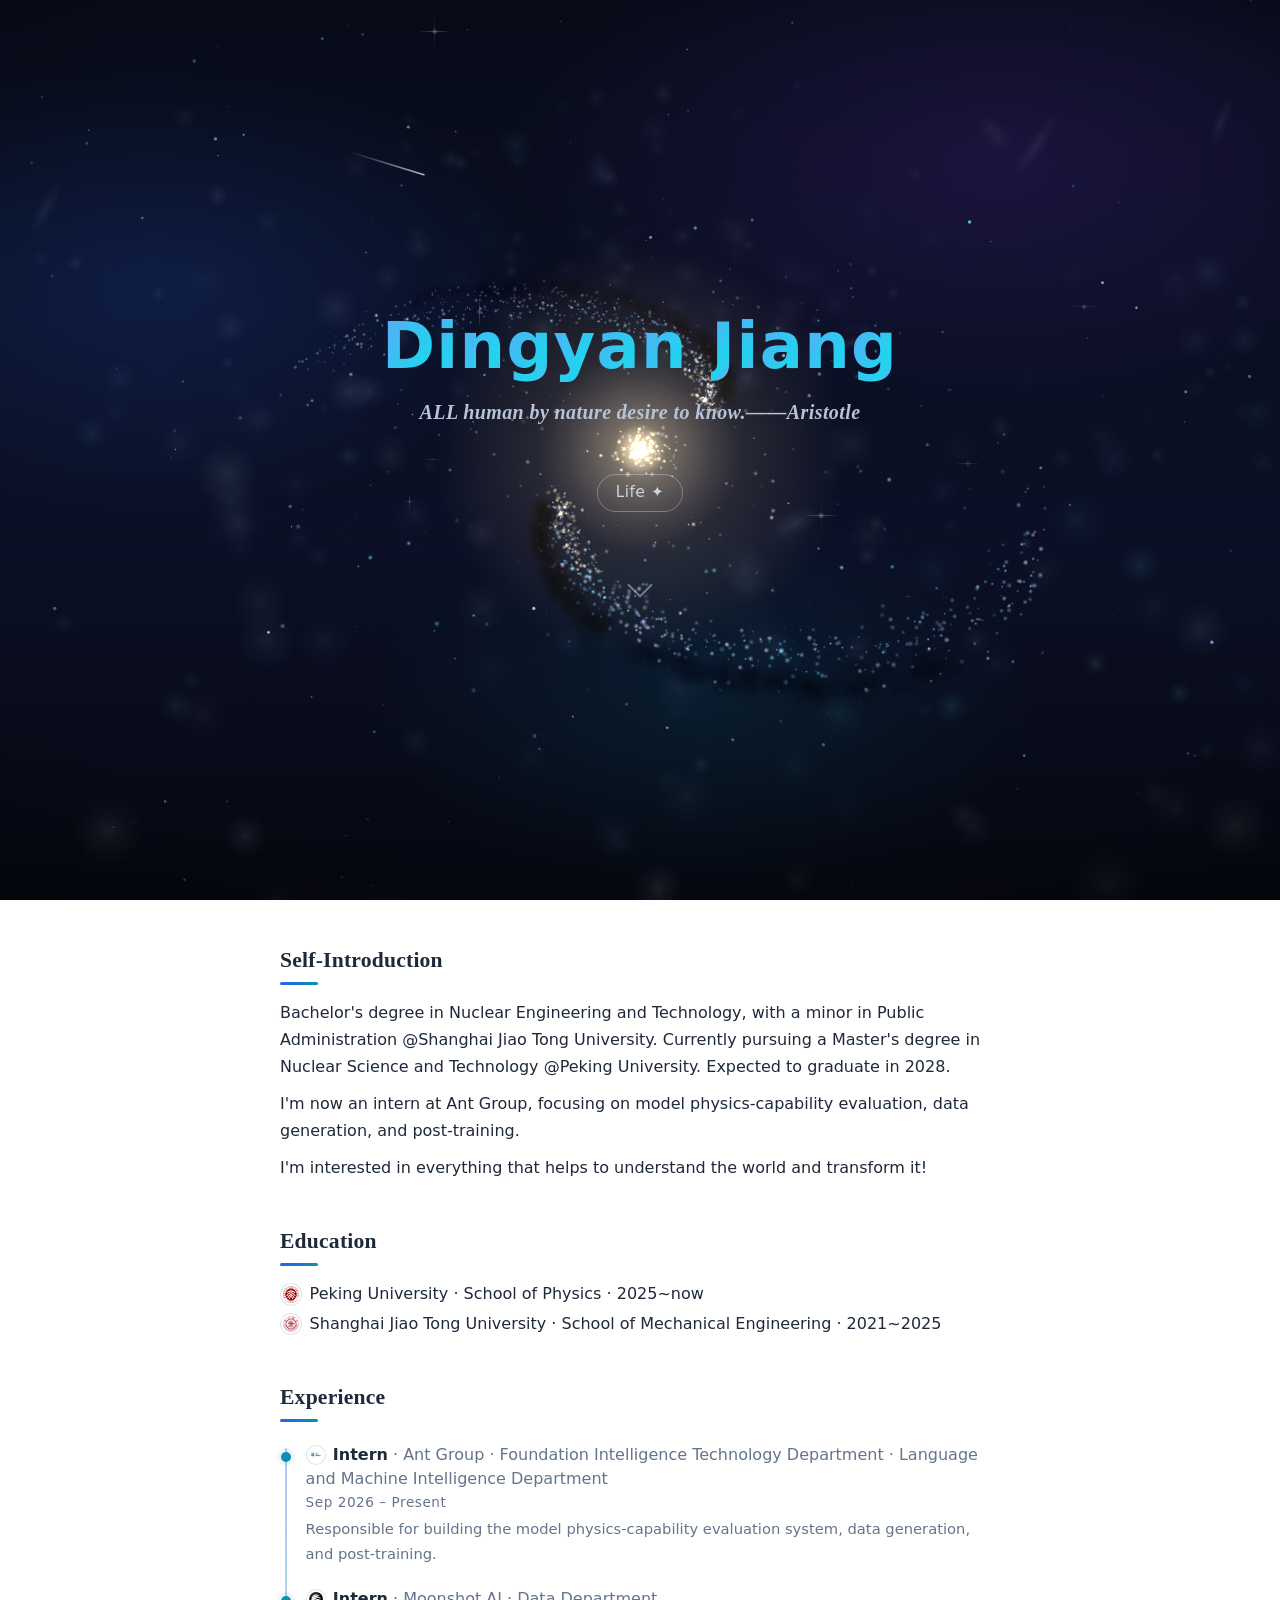
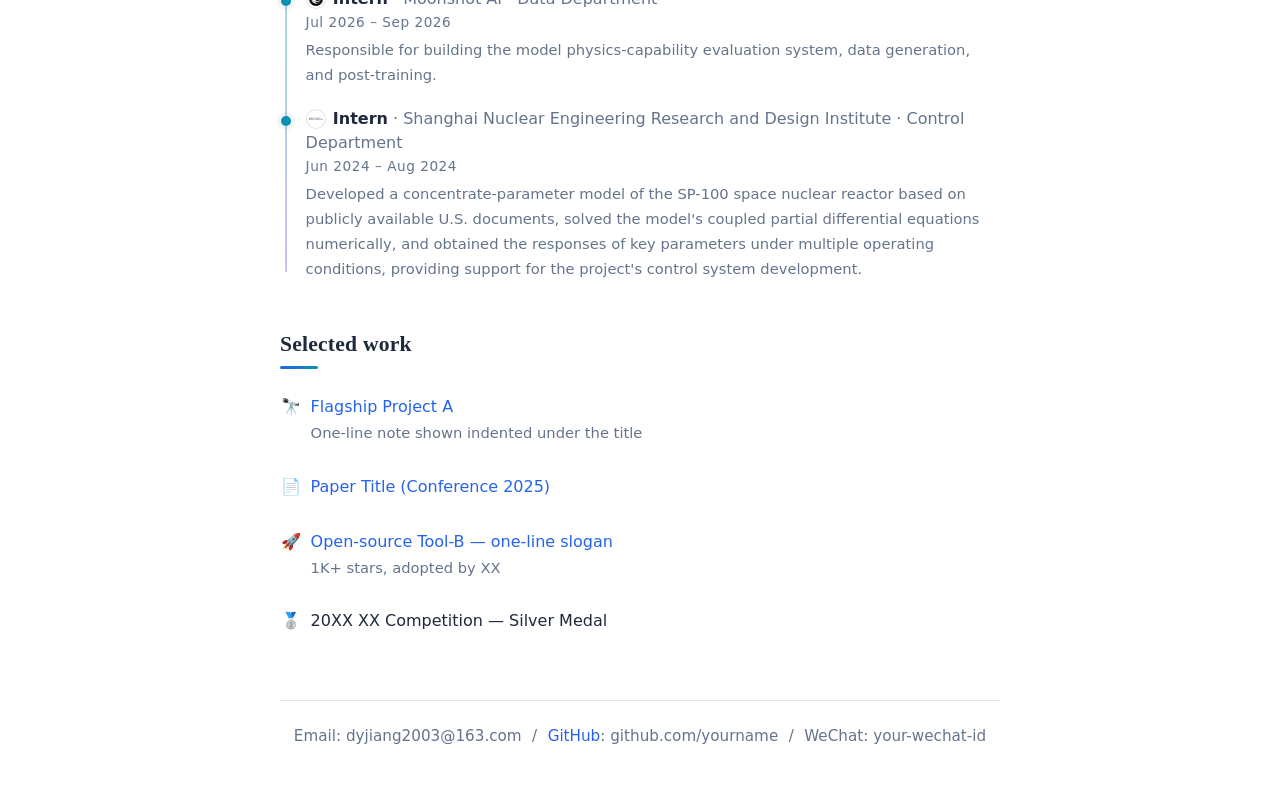
<file: index.html>
<!DOCTYPE html>
<html lang="en">
<head>
  <meta charset="UTF-8">
  <meta name="viewport" content="width=device-width, initial-scale=1.0">
  <meta name="description" content="Dingyan Jiang's personal homepage — nuclear science and technology, model physics-capability evaluation, and selected work.">
  <meta name="theme-color" content="#070b18">
  <title>Dingyan Jiang</title>
  <link rel="icon" href="favicon.svg" type="image/svg+xml">
  <link rel="stylesheet" href="style.css">
</head>
<body>
  <main id="app" class="container">
    <!-- 页面内容由 render.js 根据 content.js 自动生成，这里不用改 -->
    <noscript>This page requires JavaScript to display properly.</noscript>
  </main>
  <script src="content.js"></script>
  <script src="render.js"></script>
</body>
</html>
</file>
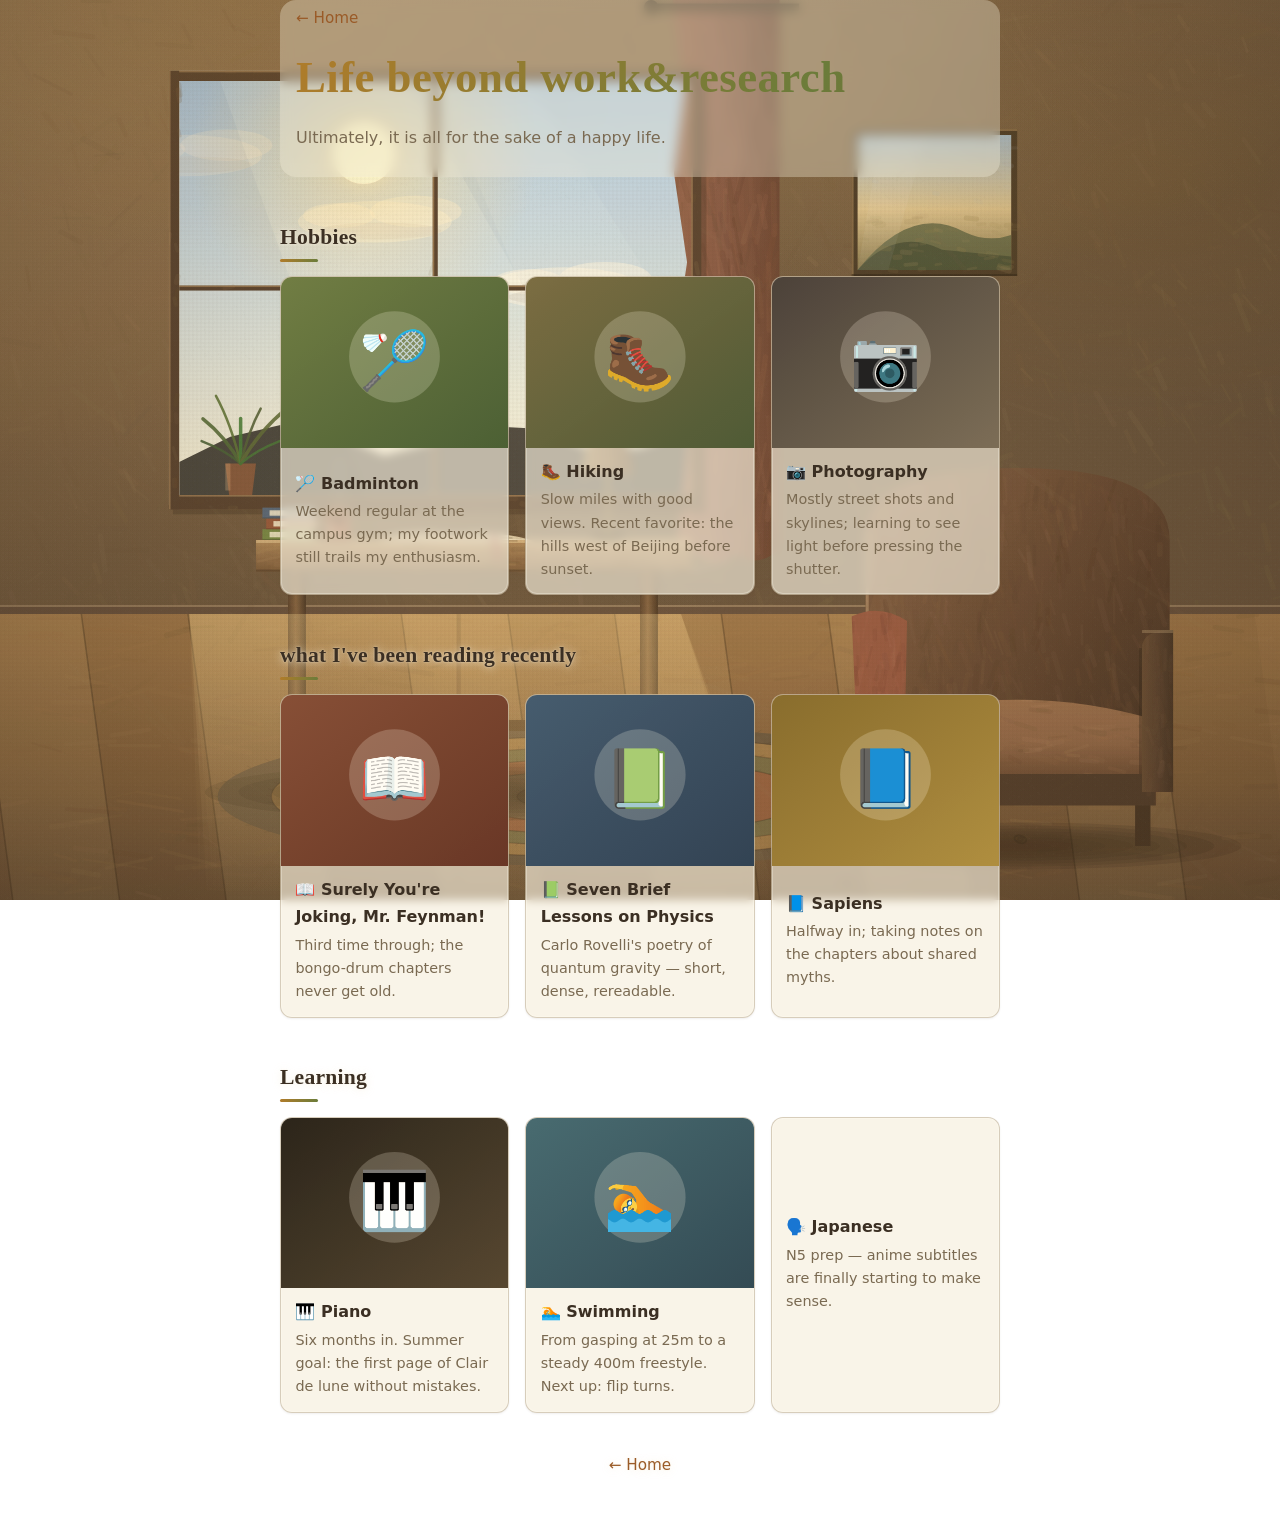
<file: life.html>
<!DOCTYPE html>
<html lang="en" class="life-page">
<head>
  <meta charset="UTF-8">
  <meta name="viewport" content="width=device-width, initial-scale=1.0">
  <meta name="description" content="Life beyond work and research — hobbies, reading, and learning.">
  <meta name="theme-color" content="#f6efdc">
  <title>Life · Dingyan Jiang</title>
  <link rel="icon" href="favicon.svg" type="image/svg+xml">
  <link rel="stylesheet" href="style.css">
</head>
<body>
  <main id="life-app" class="container">
    <!-- 页面内容由 life-render.js 根据 life-content.js 自动生成，这里不用改 -->
    <noscript>This page requires JavaScript to display properly.</noscript>
  </main>
  <script src="life-content.js"></script>
  <script src="life-render.js"></script>
</body>
</html>
</file>
<file: style.css>
/* 样式表：控制网页长什么样（颜色、动效、字号、间距）。
 * 想改文字内容请去 content.js，这个文件只管外观。
 * 视觉风格参考物理主题官网：对角渐变背景 + 流光标题 + 玻璃质感。 */

/* —— 浅色配色（默认，即「开灯」）—— */
:root {
  /* 字体搭配：正文用无衬线系统字体，区块标题/引言用衬线体，形成层次对比 */
  --font-sans: system-ui, -apple-system, "Segoe UI", Roboto,
    "PingFang SC", "Hiragino Sans GB", "Microsoft YaHei", sans-serif;
  --font-serif: Georgia, "Times New Roman", "Songti SC", "SimSun", serif;
  --bg-start: #ffffff;
  --bg-end: #e2e8f0;
  --glow: rgba(37, 99, 235, 0.08);
  --text: #1e293b;
  --muted: #64748b;
  --link: #2563eb;
  --link-hover: #1d4ed8;
  --card: rgba(30, 41, 59, 0.05);
  --border: rgba(30, 41, 59, 0.12);
  --g1: #2563eb;
  --g2: #0891b2;
  --g3: #7c3aed;
}

/* —— 深色配色（即「关灯」）——
   两处触发：系统深色模式（且用户没有手动开过灯）；
   或用户手动关灯后 <html data-theme="dark">（见 render.js 的开关灯按钮）。
   两处变量保持一致即可。 */
@media (prefers-color-scheme: dark) {
  :root:not([data-theme="light"]) {
    --bg-start: #1e293b;
    --bg-end: #000000;
    --glow: rgba(96, 165, 250, 0.10);
    --text: #e2e8f0;
    --muted: #94a3b8;
    --link: #60a5fa;
    --link-hover: #93c5fd;
    --card: rgba(148, 163, 184, 0.08);
    --border: rgba(148, 163, 184, 0.16);
    --g1: #60a5fa;
    --g2: #22d3ee;
    --g3: #a78bfa;
  }
}

:root[data-theme="dark"] {
  --bg-start: #1e293b;
  --bg-end: #000000;
  --glow: rgba(96, 165, 250, 0.10);
  --text: #e2e8f0;
  --muted: #94a3b8;
  --link: #60a5fa;
  --link-hover: #93c5fd;
  --card: rgba(148, 163, 184, 0.08);
  --border: rgba(148, 163, 184, 0.16);
  --g1: #60a5fa;
  --g2: #22d3ee;
  --g3: #a78bfa;
}

html {
  /* 对角渐变铺满全屏，滚动时固定不动（这是详情页的背景） */
  background: linear-gradient(135deg, var(--bg-start), var(--bg-end)) fixed;
}

body {
  margin: 0;
  min-height: 100vh;
  color: var(--text);
  font-family: var(--font-sans);
  font-size: 16px;
  line-height: 1.7;
}

/* 顶部淡蓝光晕，增加层次 */
body::before {
  content: "";
  position: fixed;
  inset: 0;
  z-index: 0;
  pointer-events: none;
  background:
    radial-gradient(60vw 40vh at 20% 0%, var(--glow), transparent 70%),
    radial-gradient(50vw 40vh at 90% 20%, var(--glow), transparent 70%);
}

/* 涟漪画布：固定在最底层（详情页背景的一部分） */
#bg-canvas {
  position: fixed;
  inset: 0;
  z-index: 0;
  pointer-events: none;
}

/* ========== 第一页深空背景层 ==========
   盖住涟漪层和浅色渐变，滚动过临界点后由 render.js 淡出。
   星云配色与详情页涟漪同为蓝/青/紫，保证两页风格呼应。 */
#space-layer {
  position: fixed;
  inset: 0;
  z-index: 2;
  pointer-events: none;
  background:
    radial-gradient(55vw 40vh at 78% 18%, rgba(124, 58, 237, 0.16), transparent 70%),
    radial-gradient(45vw 36vh at 12% 32%, rgba(37, 99, 235, 0.18), transparent 70%),
    radial-gradient(38vw 30vh at 55% 78%, rgba(8, 145, 178, 0.12), transparent 70%),
    linear-gradient(180deg, #070b18 0%, #0b1026 60%, #05070f 100%);
}

/* 四周暗角，让视线聚焦中央的名字 */
#space-layer::after {
  content: "";
  position: absolute;
  inset: 0;
  background: radial-gradient(120% 90% at 50% 45%, transparent 55%, rgba(0, 0, 0, 0.45) 100%);
}

/* 星空画布：铺满深空层（星星由 render.js 绘制） */
#space-canvas {
  display: block;
  width: 100%;
  height: 100%;
}

/* 减弱动态：静态星空，整层不再固定，随第一页自然滚走 */
#space-layer.static {
  position: absolute;
  height: 100vh;
}

/* ========== 开关灯按钮（只在详情页出现，见下方 body.page-2）========== */
.theme-toggle {
  position: fixed;
  top: 1.1rem;
  right: 1.1rem;
  z-index: 10;
  width: 2.4rem;
  height: 2.4rem;
  padding: 0;
  border-radius: 50%;
  border: 1px solid var(--border);
  background: var(--card);
  backdrop-filter: blur(6px);
  -webkit-backdrop-filter: blur(6px);
  font-size: 1.1rem;
  line-height: 1;
  cursor: pointer;
  opacity: 0;
  pointer-events: none;
  transition:
    opacity 0.4s ease,
    transform 0.2s ease,
    border-color 0.2s ease;
}

body.page-2 .theme-toggle {
  opacity: 1;
  pointer-events: auto;
}

.theme-toggle:hover {
  transform: translateY(-2px);
  border-color: var(--link);
}

/* 键盘聚焦时给出清晰的焦点框（无障碍） */
.theme-toggle:focus-visible {
  outline: 2px solid var(--link);
  outline-offset: 2px;
}

/* 选中文字的颜色：呼应蓝/青/紫主色，深浅色下都可读 */
::selection {
  background: rgba(96, 165, 250, 0.35);
  color: inherit;
}

/* 窄栏居中，内容浮在各背景层之上 */
.container {
  position: relative;
  z-index: 3;
  max-width: 720px;
  margin: 0 auto;
  padding: 0 1.5rem 3rem;
}

/* ========== 首页大字区（Hero）========== */
.hero {
  min-height: 100vh;
  display: flex;
  flex-direction: column;
  justify-content: center;
  align-items: center;
  text-align: center;
  will-change: transform, opacity; /* 换页视差用的 transform/opacity，见 render.js */
  cursor: grab; /* 第一页的星系可以拖拽转视角（见 render.js 的拖拽逻辑） */
  user-select: none; /* 拖拽时不误选名字/引言文字 */
  -webkit-user-select: none;
  /* 第一页始终是夜空：名字流光直接用深色模式的亮色系，保证对比度 */
  --g1: #60a5fa;
  --g2: #22d3ee;
  --g3: #a78bfa;
}

/* 拖拽星系过程中的抓手光标（render.js 在 body 上切换这个类） */
body.galaxy-dragging,
body.galaxy-dragging .hero {
  cursor: grabbing;
}

/* 姓名：渐变底色（静态/减弱动态时直接生效） */
.name {
  font-size: clamp(2.3rem, 7vw, 4rem);
  font-weight: 800;
  letter-spacing: 0.02em;
  line-height: 1.25;
  margin: 0 0 1rem;
  background-image: linear-gradient(
    120deg, var(--g1), var(--g2) 35%, var(--g3) 65%, var(--g1)
  );
  background-size: 220% auto;
  -webkit-background-clip: text;
  background-clip: text;
  color: transparent;
  -webkit-text-fill-color: transparent;
  animation: shine 7s linear infinite;
}

@keyframes shine {
  to { background-position: 220% center; }
}

/* 逐字升起 + 每字自带流光渐变（渐变要落在每个字上：
   父级 background-clip:text 叠子元素动画会丢字） */
.char {
  display: inline-block;
  opacity: 0;
  transform: translateY(0.45em);
  background-image: linear-gradient(
    120deg, var(--g1), var(--g2) 35%, var(--g3) 65%, var(--g1)
  );
  background-size: 300% auto;
  -webkit-background-clip: text;
  background-clip: text;
  color: transparent;
  -webkit-text-fill-color: transparent;
  animation:
    char-rise 0.55s cubic-bezier(0.22, 0.61, 0.36, 1) forwards,
    char-shine 6s linear infinite;
}

@keyframes char-rise {
  to { opacity: 1; transform: none; }
}

@keyframes char-shine {
  to { background-position: 300% center; }
}

/* 引言：名字正下方的名言（斜体衬线、稍粗；夜里用浅灰蓝，不跟随开关灯） */
.quote {
  margin: -0.4rem 0 1.2rem;
  font-family: var(--font-serif);
  font-style: italic;
  font-weight: 600;
  color: #b6c3d9;
  font-size: clamp(1rem, 2.8vw, 1.25rem);
  letter-spacing: 0.02em;
}

/* Education 区块：每条单独一行 */
.edu-line {
  display: block;
}

.edu-line + .edu-line {
  margin-top: 0.15rem;
}

/* 校徽/公司 logo 小圆牌：
   白底+细边框，保证透明校徽在深色模式下也看得清 */
.logo-chip {
  height: 1.4em;
  width: 1.4em;
  object-fit: contain;
  vertical-align: -0.38em;
  margin-right: 0.45em;
  padding: 2px;
  box-sizing: border-box;
  border-radius: 50%;
  background: rgba(255, 255, 255, 0.95);
  border: 1px solid var(--border);
}

/* 时间轴里标题旁的 logo 略小一点 */
.tl-logo {
  height: 1.25em;
  width: 1.25em;
  vertical-align: -0.3em;
}

/* 向下滚动提示箭头（同样只在第一页夜空上出现，用固定的浅色） */
.scroll-hint {
  margin-top: 4rem;
  width: 16px;
  height: 16px;
  border-right: 2px solid rgba(226, 232, 240, 0.75);
  border-bottom: 2px solid rgba(226, 232, 240, 0.75);
  transform: rotate(45deg);
  opacity: 0.6;
  animation: hint-bounce 1.8s ease-in-out infinite;
}

@keyframes hint-bounce {
  0%, 100% { transform: rotate(45deg) translate(0, 0); }
  50% { transform: rotate(45deg) translate(7px, 7px); }
}

/* ========== 正文区块 ========== */

/* 区块小标题：衬线体与正文形成对比，左侧渐变竖条 + 下划短线 */
h2 {
  position: relative;
  font-family: var(--font-serif);
  font-size: 1.35rem;
  font-weight: 700;
  letter-spacing: 0.01em;
  margin: 2.6rem 0 0.9rem;
  padding-bottom: 0.4rem;
}

h2::after {
  content: "";
  position: absolute;
  left: 0;
  bottom: 0;
  width: 2.4rem;
  height: 3px;
  border-radius: 2px;
  background: linear-gradient(90deg, var(--g1), var(--g2));
}

p {
  margin: 0.6rem 0;
}

/* 滚动显现 */
.reveal {
  opacity: 0;
  transform: translateY(26px);
  transition:
    opacity 0.7s ease,
    transform 0.7s cubic-bezier(0.22, 0.61, 0.36, 1);
}

.reveal.in {
  opacity: 1;
  transform: none;
}

/* Selected work 列表：玻璃卡片感 + 悬浮高亮 */
.works {
  list-style: none;
  margin: 0;
  padding: 0;
}

.works li {
  display: flex;
  gap: 0.6rem;
  margin: 0.5rem -0.8rem;
  padding: 0.55rem 0.8rem;
  border-radius: 10px;
  border: 1px solid transparent;
  transition:
    background-color 0.25s ease,
    border-color 0.25s ease,
    transform 0.25s ease;
}

.works li:hover {
  background: var(--card);
  border-color: var(--border);
  transform: translateX(5px);
}

.work-emoji {
  flex-shrink: 0;
}

.work-body {
  min-width: 0;
  display: flex;
  flex-direction: column;
}

/* 作品标题比正文稍醒目 */
.work-title {
  font-weight: 500;
}

.work-desc {
  color: var(--muted);
  font-size: 0.92rem;
}

/* Experience 实习/科研经历：竖排时间轴（渐变细线 + 圆点节点） */
.timeline {
  list-style: none;
  margin: 0;
  padding: 0 0 0 1.6rem;
  position: relative;
}

/* 竖线 */
.timeline::before {
  content: "";
  position: absolute;
  left: 5px;
  top: 0.75em;
  bottom: 0.75em;
  width: 2px;
  border-radius: 2px;
  background: linear-gradient(180deg, var(--g1), var(--g2), var(--g3));
  opacity: 0.35;
}

.timeline li {
  position: relative;
  padding: 0.4rem 0 0.9rem;
}

.timeline li:last-child {
  padding-bottom: 0.2rem;
}

/* 节点圆点 */
.timeline li::before {
  content: "";
  position: absolute;
  left: -1.6rem;
  top: 0.95em;
  width: 10px;
  height: 10px;
  margin-left: 1px;
  border-radius: 50%;
  background: var(--g2);
  box-shadow: 0 0 0 4px var(--card);
}

.tl-body {
  display: flex;
  flex-direction: column;
}

.tl-head {
  line-height: 1.5;
}

.tl-title {
  font-weight: 600;
}

.tl-org {
  color: var(--muted);
}

.tl-time {
  color: var(--muted);
  font-size: 0.85rem;
  letter-spacing: 0.04em;
  /* 数字等宽，多条时间上下对齐更整齐 */
  font-variant-numeric: tabular-nums;
}

.tl-desc {
  color: var(--muted);
  font-size: 0.92rem;
  margin-top: 0.15rem;
}

/* 链接：下划线生长动画 */
a {
  color: var(--link);
  text-decoration: none;
  background-image: linear-gradient(var(--link), var(--link));
  background-repeat: no-repeat;
  background-position: 0 100%;
  background-size: 0% 1px;
  transition: background-size 0.3s ease, color 0.3s ease;
}

a:hover {
  color: var(--link-hover);
  background-size: 100% 1px;
}

a:focus-visible {
  outline: 2px solid var(--link);
  outline-offset: 2px;
  border-radius: 2px;
}

/* 底部联系方式 */
.contacts {
  margin-top: 3.5rem;
  padding: 1.4rem 0 0.5rem;
  border-top: 1px solid var(--border);
  color: var(--muted);
  font-size: 0.95rem;
  text-align: center;
}

.sep {
  margin: 0 0.35rem;
}

/* 手机窄屏适配 */
@media (max-width: 480px) {
  .container {
    padding: 0 1.2rem 2rem;
  }

  .works li {
    margin: 0.5rem -0.5rem;
    padding: 0.5rem;
  }
}

/* 系统开启「减弱动态效果」时：关闭所有动画，内容直接可见 */
@media (prefers-reduced-motion: reduce) {
  *,
  *::before,
  *::after {
    animation: none !important;
    transition: none !important;
  }

  .char,
  .reveal {
    opacity: 1;
    transform: none;
  }

  .name {
    animation: none !important;
  }
}

/* ========== 首页 hero 里的生活页入口按钮（第一页夜空上用固定浅色）========== */
.life-link {
  margin-top: 1.6rem;
  padding: 0.32rem 1.1rem;
  border: 1px solid rgba(226, 232, 240, 0.35);
  border-radius: 999px;
  font-size: 0.95rem;
  letter-spacing: 0.04em;
  /* 不用普通链接的下划线生长效果 */
  background-image: none;
  color: #cbd5e1;
  transition:
    border-color 0.25s ease,
    color 0.25s ease,
    transform 0.25s ease;
}

.life-link:hover {
  background-image: none;
  color: #ffffff;
  border-color: rgba(226, 232, 240, 0.8);
  transform: translateY(-2px);
}

/* ========== 生活页（life.html）========== */

/* 页面顶部留出呼吸空间 */
.life-hero {
  padding-top: 2.4rem;
}

.life-nav {
  margin: 0 0 0.4rem;
  font-size: 0.95rem;
}

/* 页面底部的返回链接：居中，和最后一个板块拉开距离 */
.life-foot {
  margin: 2.5rem 0 0;
  text-align: center;
}

/* 返回首页的链接朴素一点，不带下划线生长动画 */
.life-nav a,
.life-nav a:hover {
  background-image: none;
}

/* 页面大标题：衬线 + 流光渐变（复用首页的 shine 动画），比首页名字小一号 */
.life-title {
  font-family: var(--font-serif);
  font-size: clamp(1.9rem, 5.5vw, 2.8rem);
  font-weight: 700;
  letter-spacing: 0.01em;
  margin: 0.2rem 0 0.5rem;
  background-image: linear-gradient(
    120deg, var(--g1), var(--g2) 35%, var(--g3) 65%, var(--g1)
  );
  background-size: 220% auto;
  -webkit-background-clip: text;
  background-clip: text;
  color: transparent;
  -webkit-text-fill-color: transparent;
  animation: shine 9s linear infinite;
}

.life-intro {
  color: var(--muted);
  max-width: 34em;
}

/* 卡片网格：宽屏多列、窄屏自动单列 */
.life-grid {
  display: grid;
  grid-template-columns: repeat(auto-fill, minmax(210px, 1fr));
  gap: 1rem;
  margin: 0.4rem 0 0.8rem;
}

/* 卡片：玻璃质感（延续作品列表的观感），悬浮微微上浮 */
.life-card {
  overflow: hidden;
  display: flex;
  flex-direction: column;
  border-radius: 12px;
  background: var(--card);
  border: 1px solid var(--border);
  transition:
    transform 0.25s ease,
    border-color 0.25s ease;
}

.life-card:hover {
  transform: translateY(-4px);
  border-color: var(--link);
}

/* 卡片顶部照片：4:3 裁切铺满 */
.life-photo {
  display: block;
  width: 100%;
  aspect-ratio: 4 / 3;
  object-fit: cover;
}

.life-card-body {
  flex: 1; /* 同一行卡片等高时，纯文字卡片的内容垂直居中，不留大空白 */
  display: flex;
  flex-direction: column;
  justify-content: center;
  gap: 0.2rem;
  padding: 0.65rem 0.9rem 0.85rem;
}

.life-card-title {
  font-weight: 600;
}

.life-card-desc {
  color: var(--muted);
  font-size: 0.9rem;
  line-height: 1.6;
}

/* ========== 生活页配色：N.C. Wyeth 插画风（暖调油画 / 旧书页）==========
   只覆盖配色变量和质感，布局完全不动。
   亮色＝羊皮纸上的赭石/橄榄/熟褐；暗色＝他夜景画里的深褐烛光。 */
html.life-page {
  --bg-start: #f6efdc;
  --bg-end: #e9dcc0;
  --glow: rgba(176, 124, 42, 0.10);
  --text: #3b2f23;
  --muted: #7a6a52;
  --link: #9a5b28;
  --link-hover: #7c461d;
  --card: rgba(120, 90, 40, 0.06);
  --border: rgba(90, 65, 30, 0.22);
  --g1: #b07c2a;
  --g2: #6b7c3a;
  --g3: #8c4a2f;
}

/* 画纸纤维质感 + 暖色光晕（替换掉默认的冷色光晕）；
   z-index 提到 1：压过场景画布（z 0），让颗粒布纹罩在画面上，更像油画 */
html.life-page body::before {
  z-index: 1;
  background:
    radial-gradient(60vw 40vh at 20% 0%, var(--glow), transparent 70%),
    radial-gradient(50vw 40vh at 90% 20%, var(--glow), transparent 70%),
    repeating-linear-gradient(0deg, rgba(90, 65, 30, 0.02) 0 2px, transparent 2px 4px),
    repeating-linear-gradient(90deg, rgba(90, 65, 30, 0.02) 0 2px, transparent 2px 4px);
}

/* 深色（两处的值保持一致：系统深色 / 手动关灯） */
@media (prefers-color-scheme: dark) {
  html.life-page:not([data-theme="light"]) {
    --bg-start: #241c12;
    --bg-end: #14100a;
    --glow: rgba(217, 164, 91, 0.10);
    --text: #ede0c8;
    --muted: #b09d7f;
    --link: #d9a45b;
    --link-hover: #ecc07e;
    --card: rgba(237, 214, 170, 0.07);
    --border: rgba(237, 214, 170, 0.18);
    --g1: #d9a45b;
    --g2: #9aa356;
    --g3: #c97b4a;
  }
}

html.life-page[data-theme="dark"] {
  --bg-start: #241c12;
  --bg-end: #14100a;
  --glow: rgba(217, 164, 91, 0.10);
  --text: #ede0c8;
  --muted: #b09d7f;
  --link: #d9a45b;
  --link-hover: #ecc07e;
  --card: rgba(237, 214, 170, 0.07);
  --border: rgba(237, 214, 170, 0.18);
  --g1: #d9a45b;
  --g2: #9aa356;
  --g3: #c97b4a;
}

/* 照片统一罩一层极淡的旧画暖调，接近老插画的印刷感 */
html.life-page .life-photo {
  filter: sepia(0.14) saturate(0.95);
}

/* 卡片：在玻璃底上再加一层旧纸边缘的细腻描线；
   底色加深 + 背后磨砂 blur，保证文字压在动态场景上仍清晰可读 */
html.life-page .life-card {
  background: rgba(246, 239, 220, 0.66);
  backdrop-filter: blur(5px);
  -webkit-backdrop-filter: blur(5px);
  box-shadow:
    inset 0 0 0 1px rgba(255, 252, 240, 0.3),
    0 1px 2px rgba(59, 47, 35, 0.08);
}

/* 页头也蒙一层半透明的旧纸薄板，标题/开场白不再被窗口天空干扰 */
html.life-page .life-hero {
  background: rgba(246, 239, 220, 0.34);
  backdrop-filter: blur(6px);
  -webkit-backdrop-filter: blur(6px);
  border-radius: 16px;
  padding: 0.4rem 1rem 1rem;
}

/* 区块标题和页脚链接：一层薄薄的米白辉光，衬在画面上更稳 */
html.life-page h2,
html.life-page .life-foot {
  text-shadow:
    0 1px 10px rgba(246, 239, 220, 0.8),
    0 0 2px rgba(246, 239, 220, 0.6);
}

/* 夜晚版本的对应样式 */
@media (prefers-color-scheme: dark) {
  html.life-page:not([data-theme="light"]) .life-card {
    background: rgba(28, 22, 14, 0.68);
  }

  html.life-page:not([data-theme="light"]) .life-hero {
    background: rgba(20, 15, 9, 0.38);
  }

  html.life-page:not([data-theme="light"]) h2,
  html.life-page:not([data-theme="light"]) .life-foot {
    text-shadow:
      0 1px 10px rgba(20, 14, 8, 0.85),
      0 0 2px rgba(20, 14, 8, 0.6);
  }
}

html.life-page[data-theme="dark"] .life-card {
  background: rgba(28, 22, 14, 0.68);
}

html.life-page[data-theme="dark"] .life-hero {
  background: rgba(20, 15, 9, 0.38);
}

html.life-page[data-theme="dark"] h2,
html.life-page[data-theme="dark"] .life-foot {
  text-shadow:
    0 1px 10px rgba(20, 14, 8, 0.85),
    0 0 2px rgba(20, 14, 8, 0.6);
}
</file>
